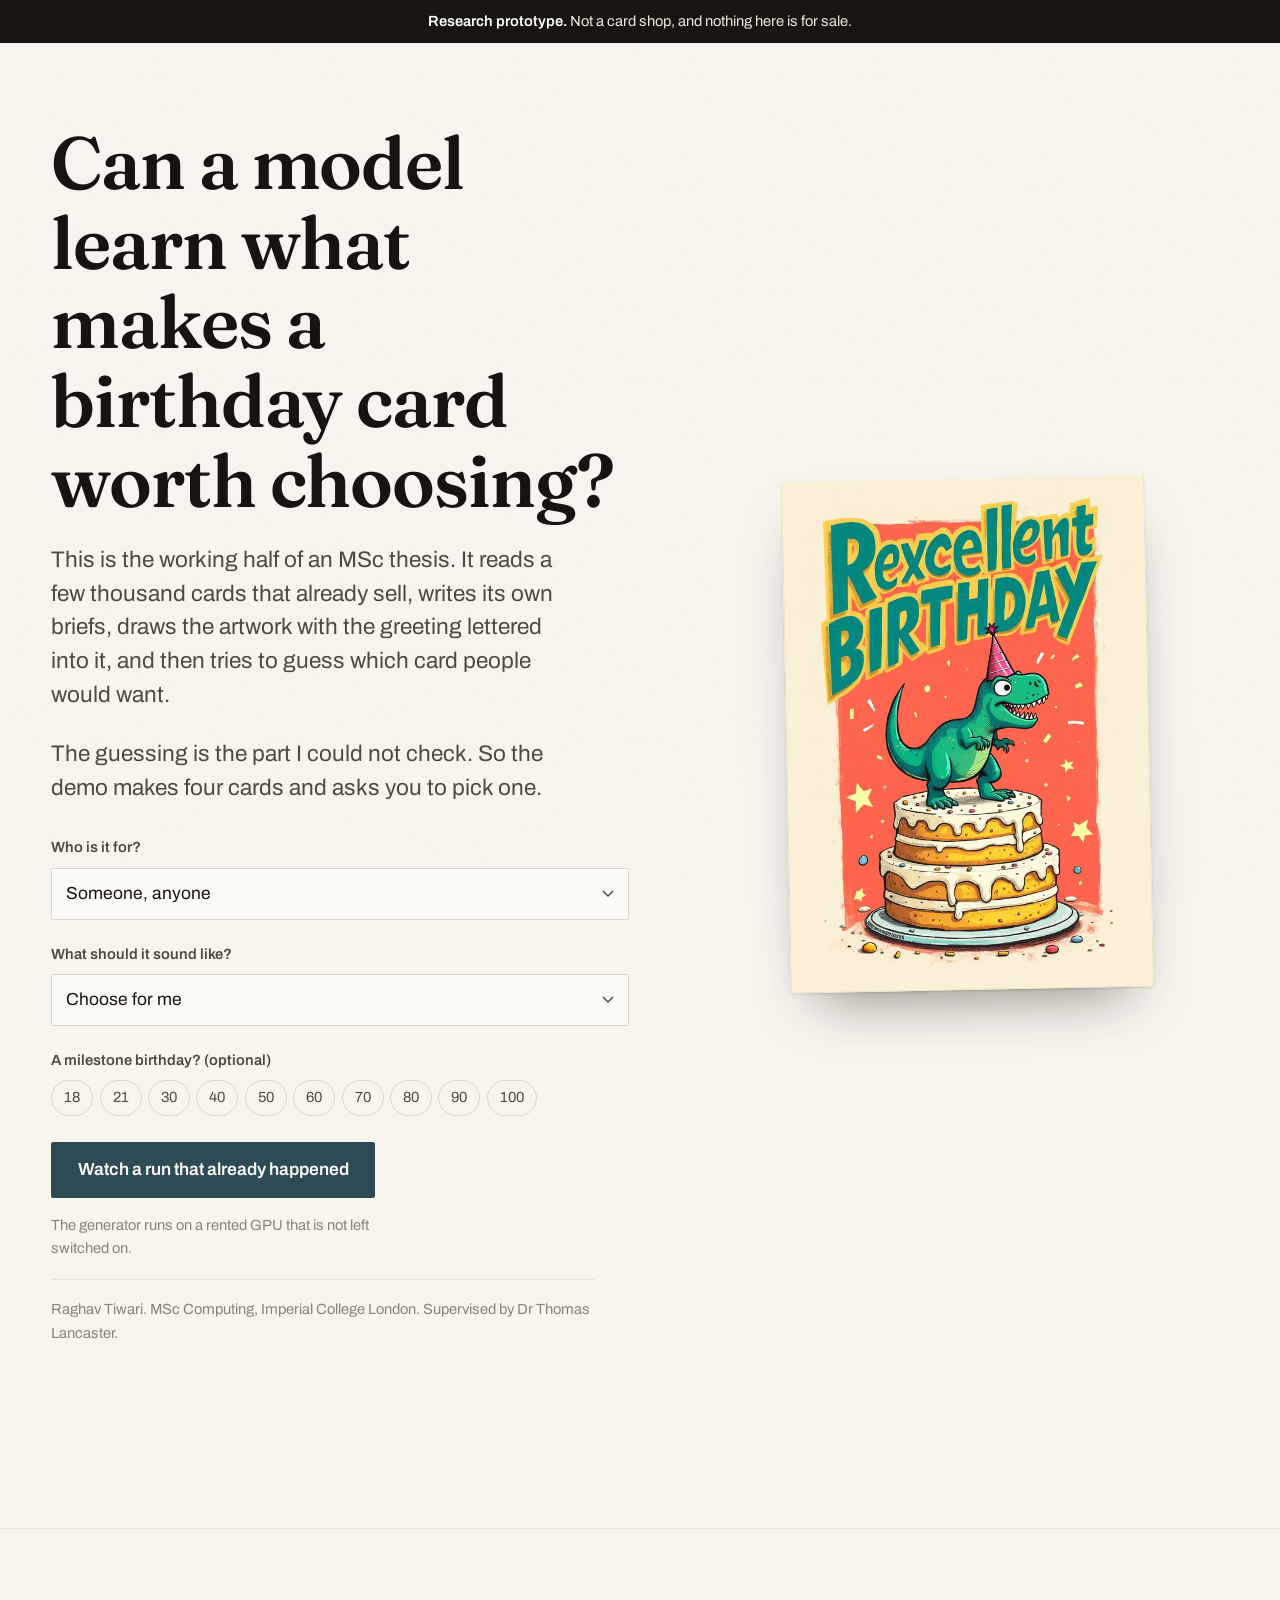
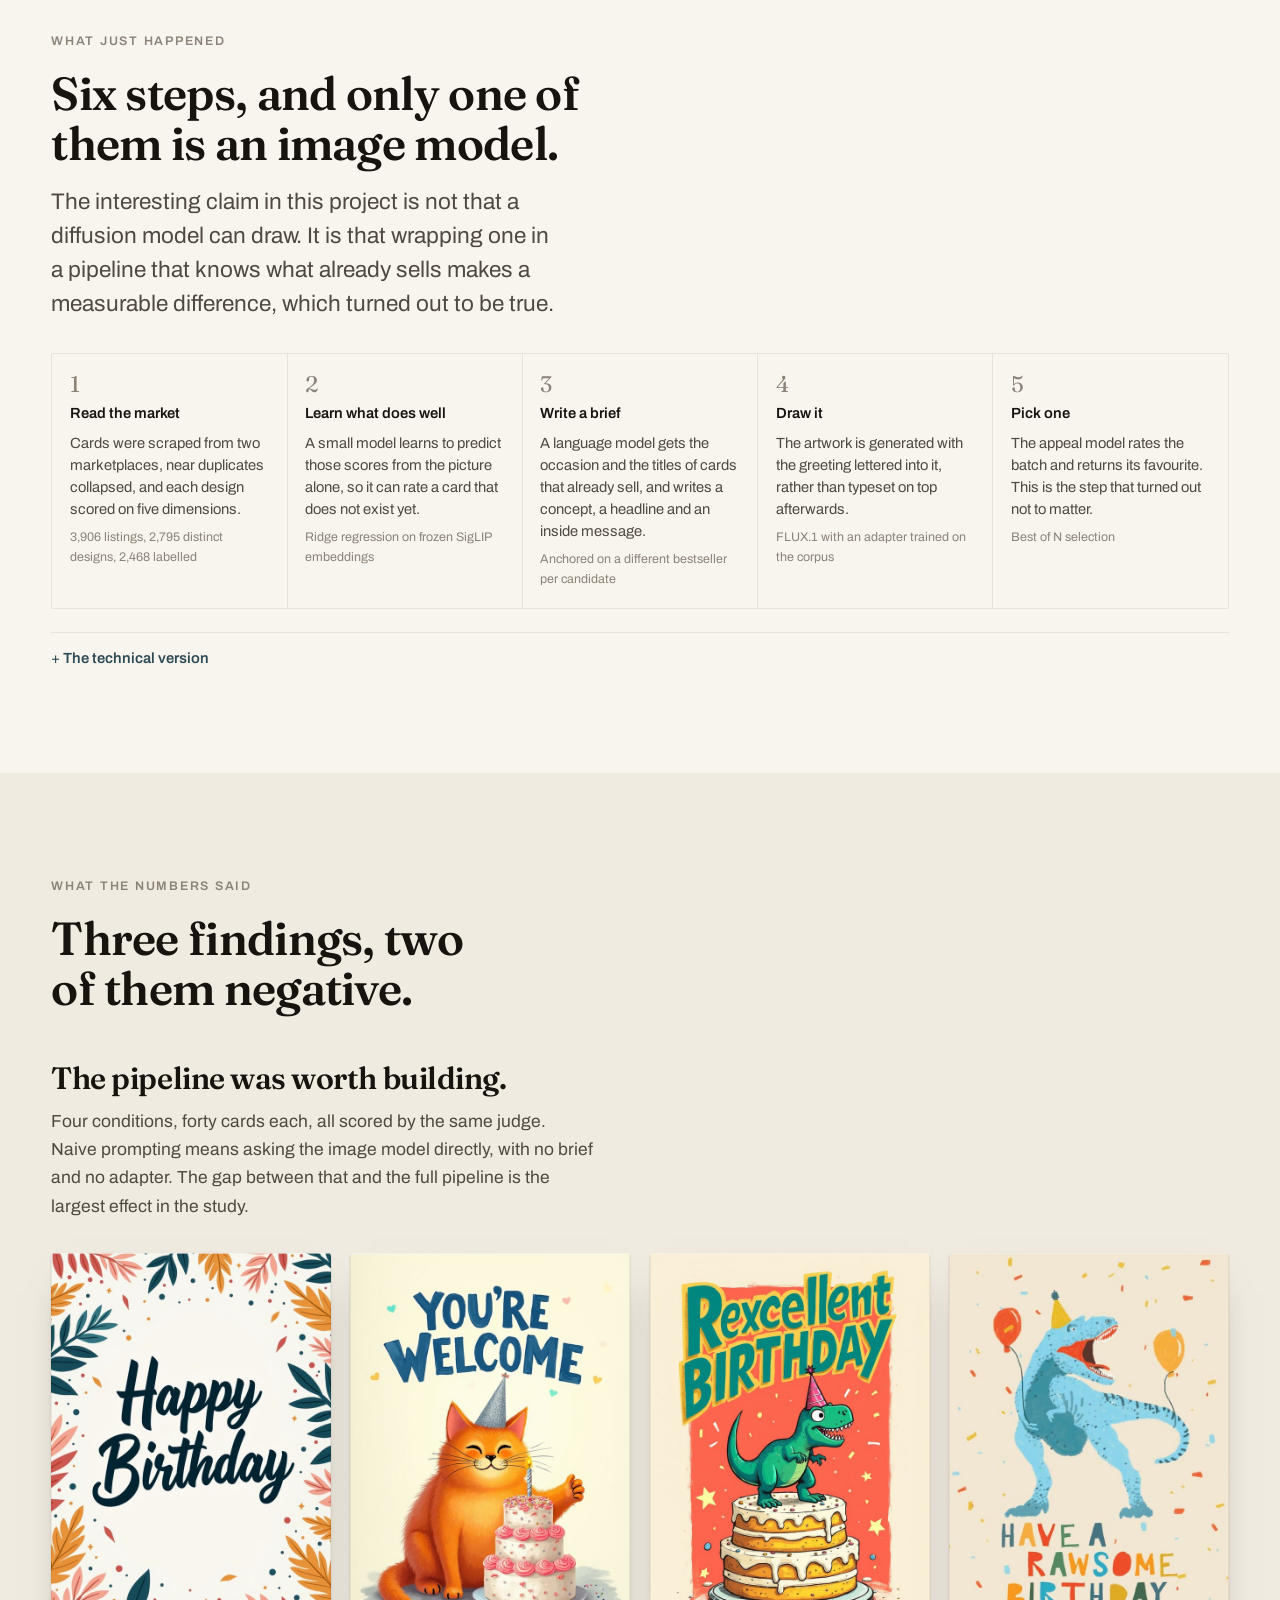
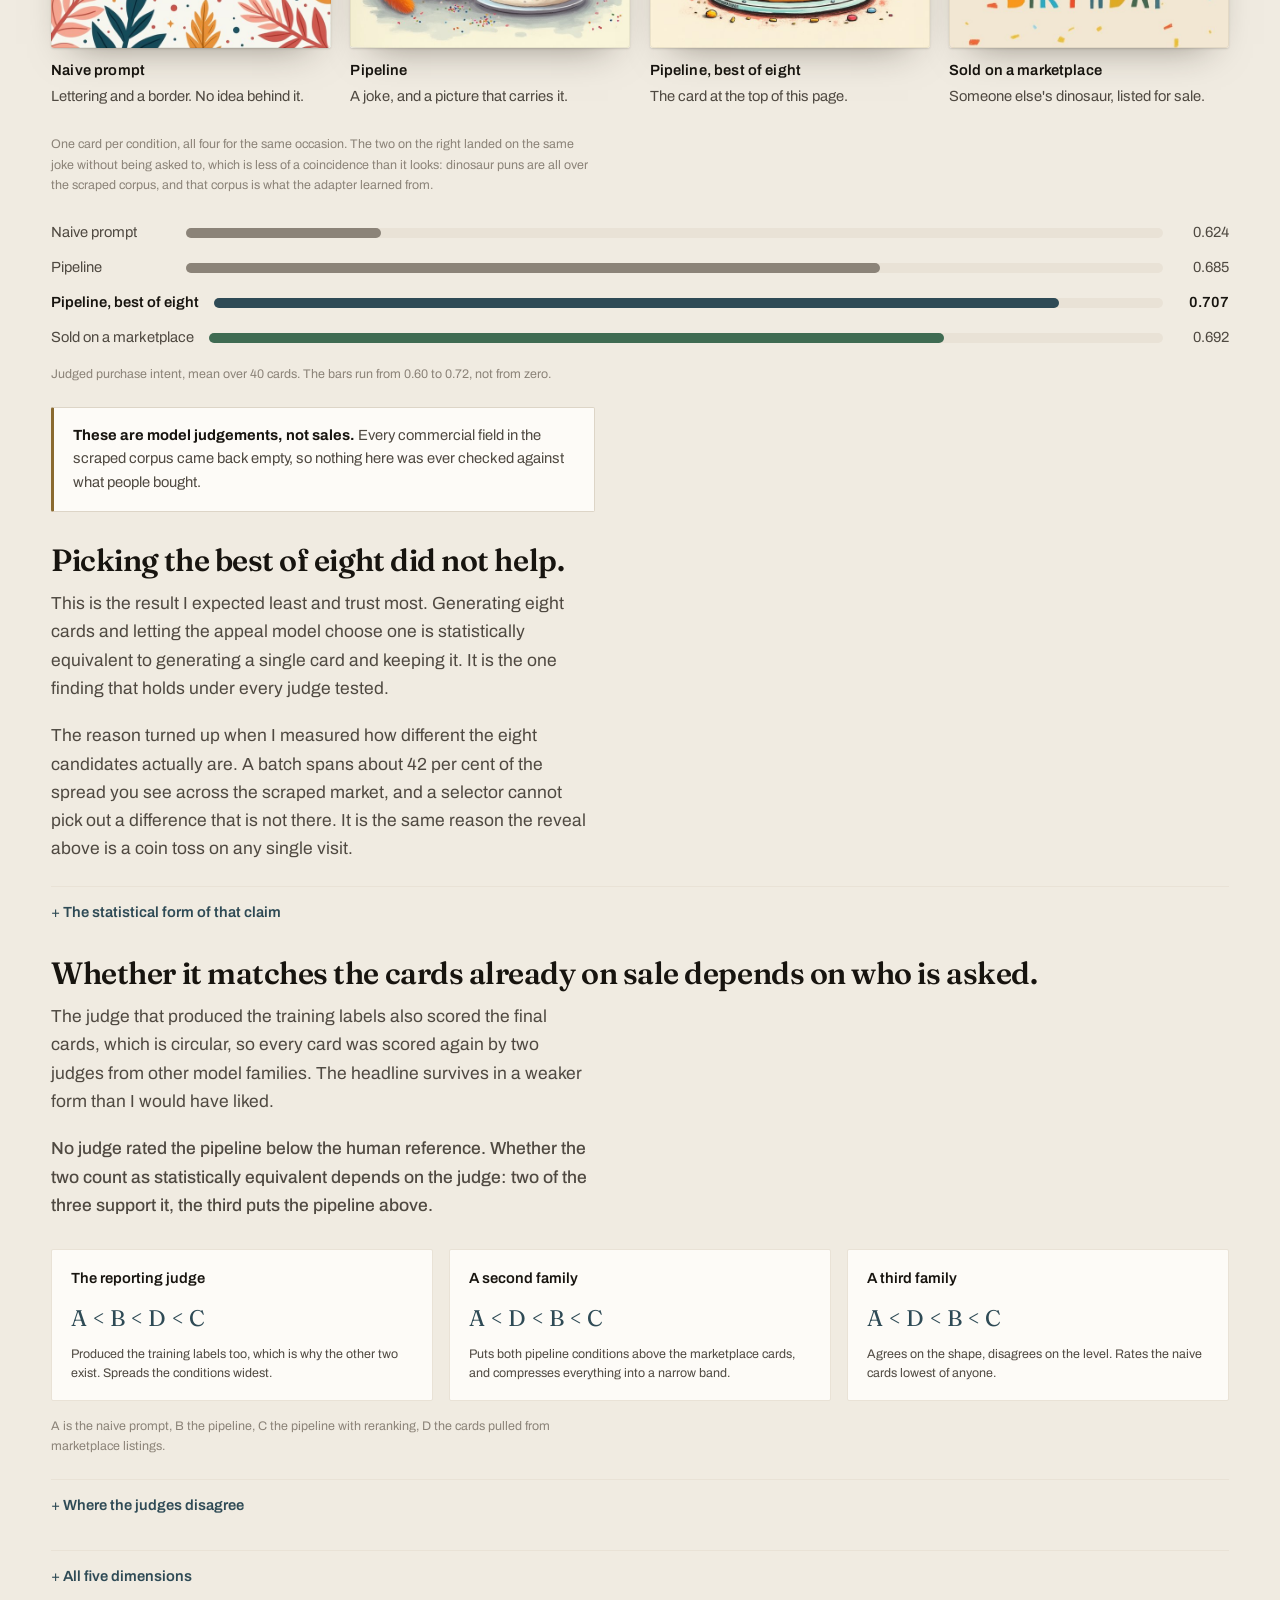
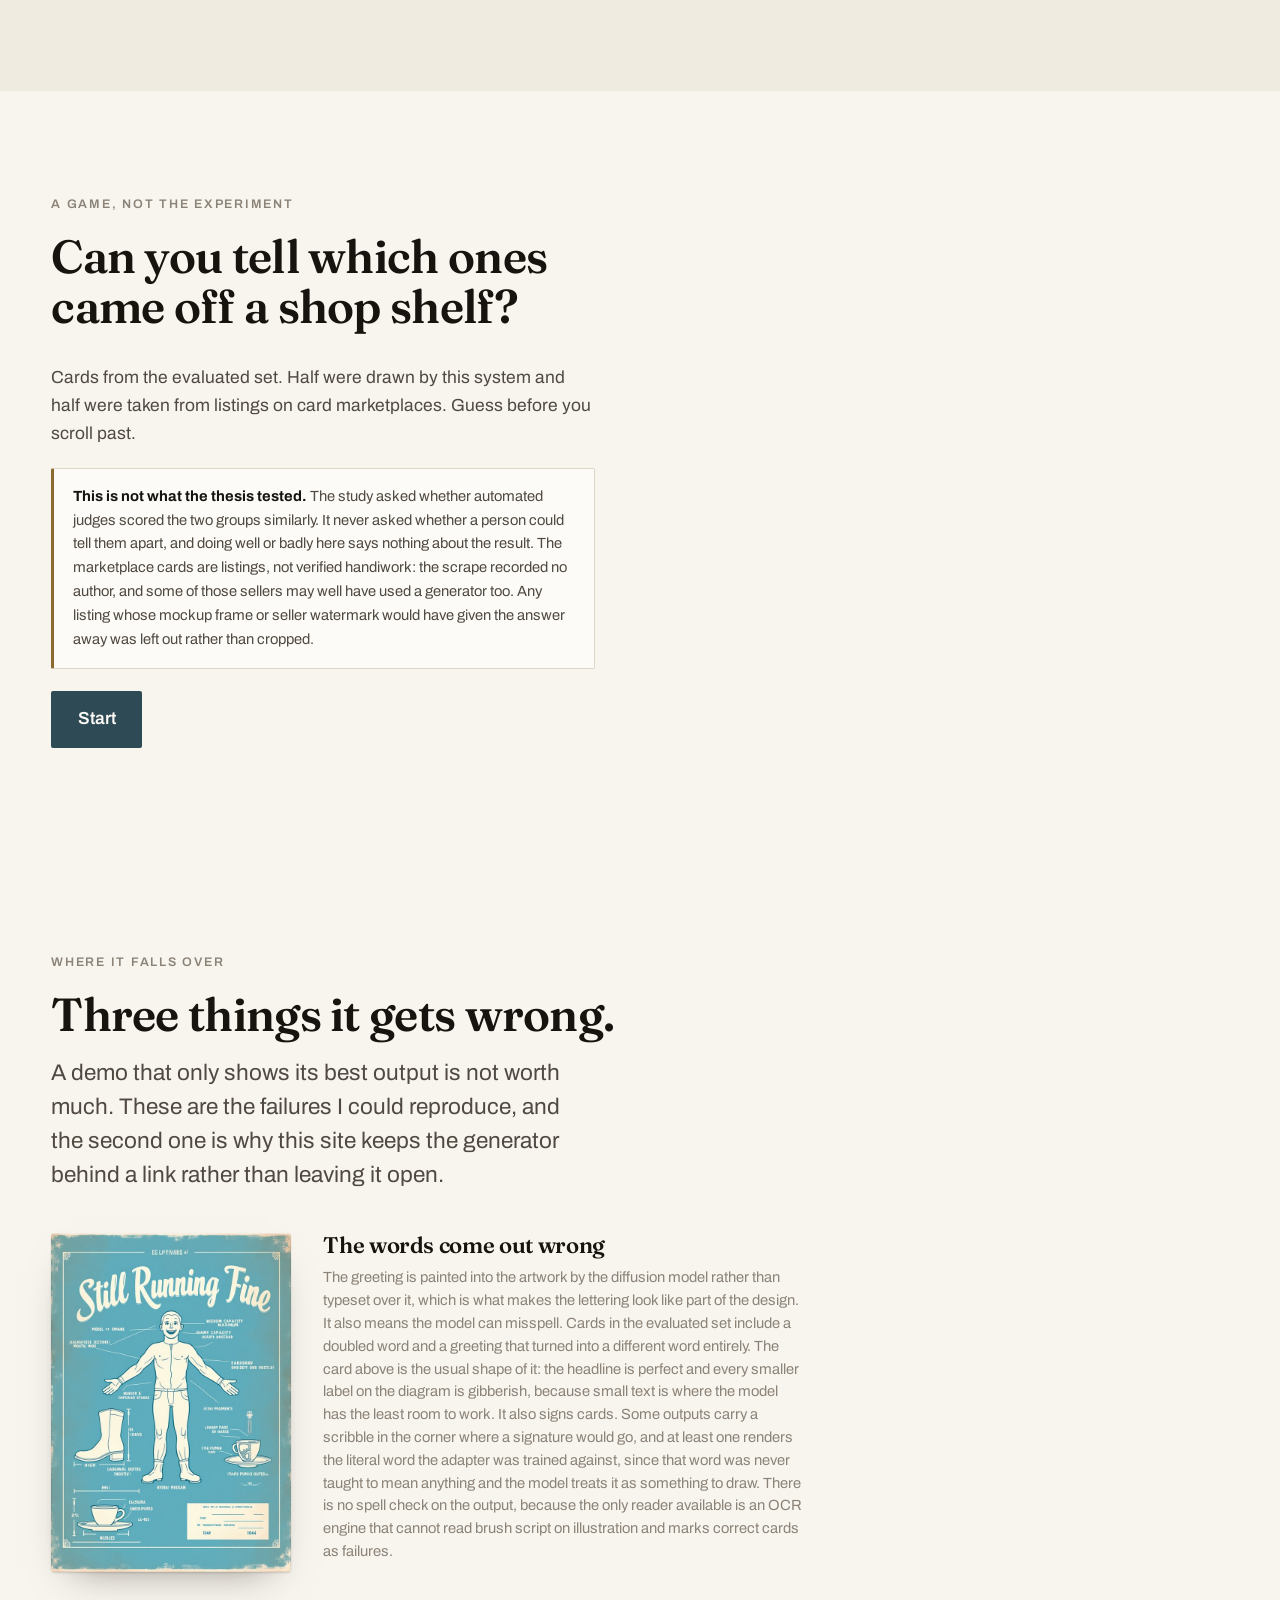
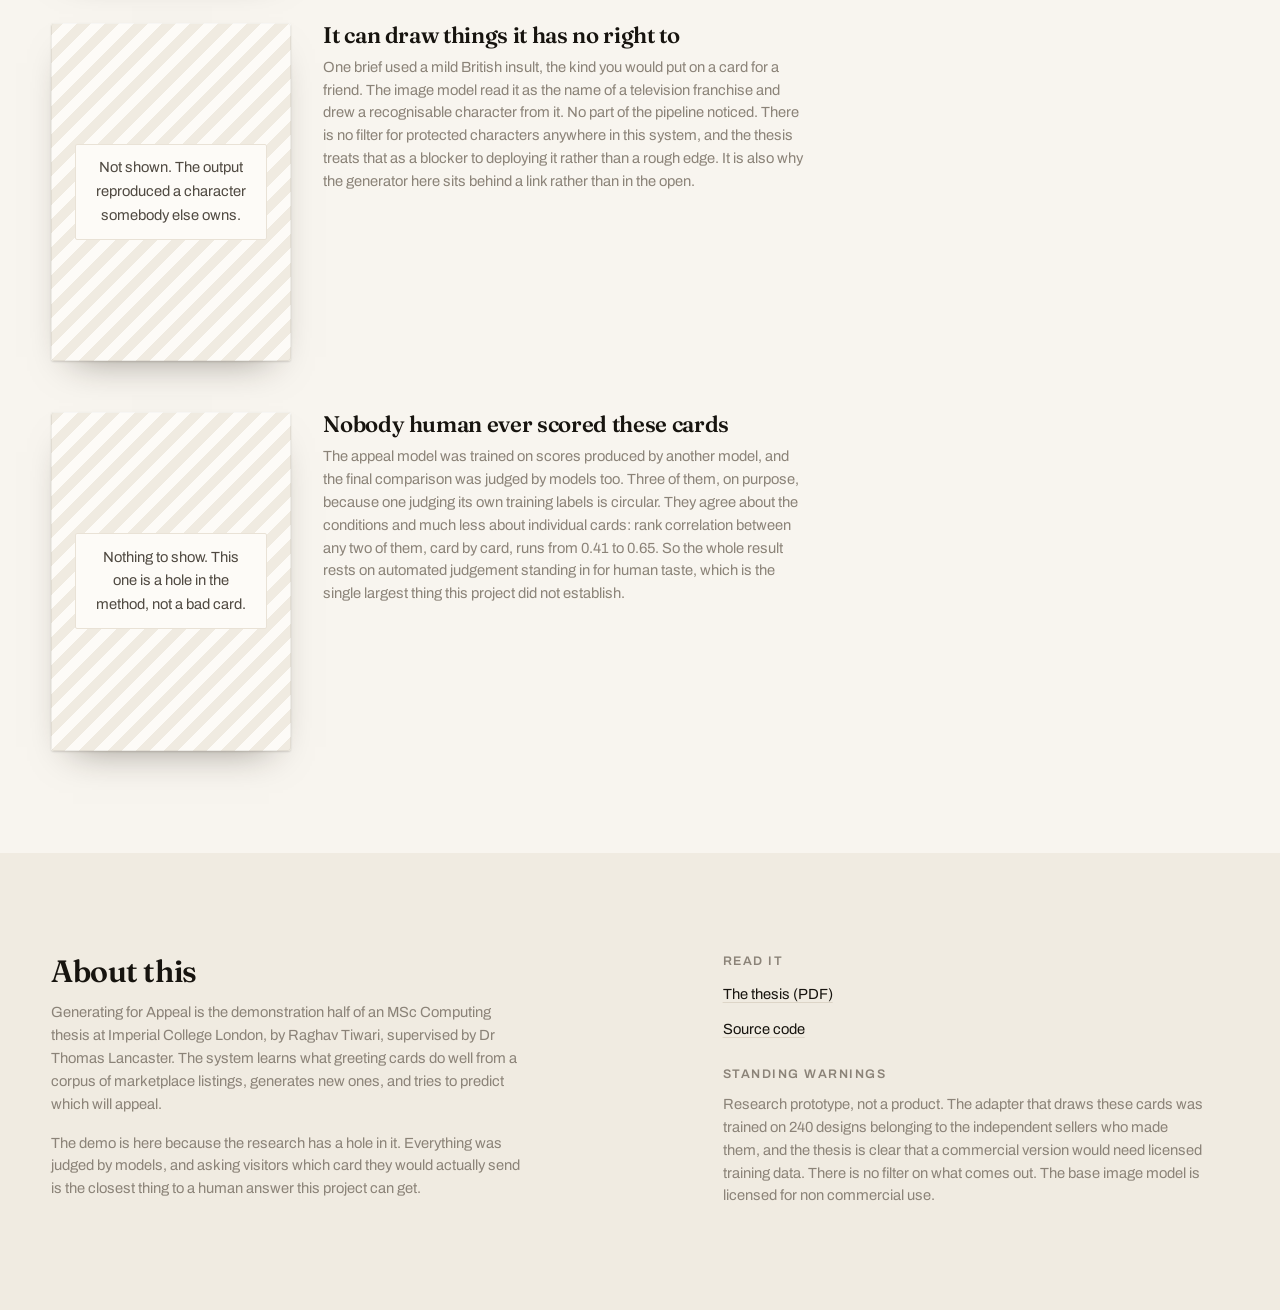
<file: site/index.html>
<!doctype html>
<html lang="en">
<head>
<meta charset="utf-8">
<meta name="viewport" content="width=device-width, initial-scale=1">
<title>Generating for Appeal</title>
<meta name="description" content="Can a model learn what makes a birthday card worth choosing? A research demo from an MSc thesis at Imperial College London.">

<link rel="icon" href="favicon.svg" type="image/svg+xml">
<link rel="alternate icon" href="favicon.ico">
<link rel="apple-touch-icon" href="apple-touch-icon.png">

<!-- What a shared link looks like. The image is generated from the hero card
     by scripts/make_site_icons.py, so it changes when that card does. -->
<meta property="og:type" content="website">
<meta property="og:site_name" content="Generating for Appeal">
<meta property="og:title" content="Can a model learn what makes a birthday card worth choosing?">
<meta property="og:description" content="A card generator built for an MSc thesis, with the research it came from underneath it. Pick a card, then see how the appeal model ranked it.">
<meta property="og:url" content="https://generating-for-appeal-production.up.railway.app/">
<meta property="og:image" content="https://generating-for-appeal-production.up.railway.app/og.jpg">
<meta property="og:image:width" content="1200">
<meta property="og:image:height" content="630">
<meta property="og:image:alt" content="The question this thesis asks, beside a generated birthday card of a dinosaur on a cake.">
<meta name="twitter:card" content="summary_large_image">
<meta name="twitter:title" content="Can a model learn what makes a birthday card worth choosing?">
<meta name="twitter:description" content="A card generator built for an MSc thesis, with the research it came from underneath it.">
<meta name="twitter:image" content="https://generating-for-appeal-production.up.railway.app/og.jpg">

<link rel="preconnect" href="https://fonts.googleapis.com">
<link rel="preconnect" href="https://fonts.gstatic.com" crossorigin>
<link href="https://fonts.googleapis.com/css2?family=Fraunces:opsz,wght@9..144,400;9..144,600&family=Archivo:wght@400;500;600&display=swap" rel="stylesheet">
<link rel="stylesheet" href="css/site.css">

<script src="js/config.js"></script>
<script src="js/app.js"></script>
<script src="js/vendor/alpine-3.14.1.min.js" defer></script>
</head>

<body>

<!-- Stated once, at the top, because the thesis is clear that this system is
     not fit to be a product: the adapter is trained on designs belonging to
     the sellers who made them, and nothing filters what comes out. -->
<div class="prototype-banner">
  <strong>Research prototype.</strong>
  Not a card shop, and nothing here is for sale.
</div>

<main>

<section class="hero shell" x-data="heroLoop" x-cloak>
  <div class="hero__grid">

    <!-- ------------------------------------------------------ left column -->
    <div class="hero__stage">

      <!-- intro ------------------------------------------------------- -->
      <div x-show="phase === 'intro'" class="stack">
        <h1 class="hero__question">Can a model learn what makes a birthday card worth choosing?</h1>

        <p class="lede">
          This is the working half of an MSc thesis. It reads a few thousand
          cards that already sell, writes its own briefs, draws the artwork
          with the greeting lettered into it, and then tries to guess which
          card people would want.
        </p>

        <p class="lede">
          The guessing is the part I could not check. So the demo makes four
          cards and asks you to pick one.
        </p>

        <div class="stack stack--tight" style="margin-top:2rem">
          <label class="field">
            <span class="label">Who is it for?</span>
            <select class="select" x-model="form.relationship">
              <template x-for="r in recipients" :key="r.value">
                <option :value="r.value" x-text="r.label"></option>
              </template>
            </select>
          </label>

          <label class="field">
            <span class="label">What should it sound like?</span>
            <select class="select" x-model="form.tone">
              <template x-for="t in tones" :key="t.value">
                <option :value="t.value" x-text="t.label"></option>
              </template>
            </select>
          </label>

          <div class="field">
            <span class="label">A milestone birthday? (optional)</span>
            <div class="chips">
              <template x-for="age in milestones" :key="age">
                <button type="button" class="chip"
                        :aria-pressed="form.age === age"
                        @click="pickAge(age)"
                        x-text="age"></button>
              </template>
            </div>
          </div>
        </div>

        <div style="margin-top:1.6rem;display:flex;align-items:center;gap:1rem;flex-wrap:wrap">
          <button class="btn btn--primary" @click="begin()" x-text="ctaLabel"></button>
          <span class="note" x-show="$store.backend.state === 'down'" style="max-width:22rem">
            The generator runs on a rented GPU that is not left switched on.
          </span>
        </div>

        <p class="notice" x-show="error" x-text="error" style="margin-top:1.4rem"></p>

        <p class="byline">
          Raghav Tiwari. MSc Computing, Imperial College London.
          Supervised by Dr Thomas Lancaster.
        </p>
      </div>

      <!-- generating -------------------------------------------------- -->
      <div x-show="phase === 'generating'" class="stack">
        <p class="eyebrow" x-text="replaying ? 'Replaying a saved run' : 'Working'"></p>
        <h2 style="font-size:var(--step-3);margin-bottom:1.6rem">
          Four briefs, four cards.
        </h2>

        <ul class="stages">
          <template x-for="s in stages" :key="s.key">
            <li class="stage" :data-state="s.state">
              <span class="stage__mark" x-text="s.state === 'done' ? '✓' : ''"></span>
              <span>
                <span class="stage__name" x-text="s.name"></span><br>
                <span class="stage__detail" x-text="s.detail"></span>
              </span>
            </li>
          </template>
        </ul>

        <p class="note" style="margin-top:1.4rem">
          <span x-show="!replaying">
            About a minute. Each card is a language model writing a brief, then
            a diffusion model drawing it.
          </span>
          <span x-show="replaying">
            This is a run I captured earlier, played back at roughly the pace
            the real thing takes.
          </span>
        </p>
      </div>

      <!-- choose ------------------------------------------------------ -->
      <div x-show="phase === 'choose'" class="stack">
        <p class="eyebrow">Your turn</p>
        <h2 style="font-size:var(--step-3);margin-bottom:1rem">
          Which one would you actually send?
        </h2>

        <p class="lede">
          The model has already ranked these four. You cannot see how, and
          neither can your browser: the ranking stays on the server until you
          have committed to one.
        </p>

        <p class="note" style="margin-top:1.2rem">
          Pick the card, then confirm. There is no right answer, which is
          rather the point.
        </p>

        <!-- Shown only when the backend says it is recording. The notice and
             the recording cannot disagree, because both read the same flag. -->
        <div class="notice notice--data" x-show="$store.backend.logging" style="margin-top:1.4rem">
          <strong>This choice is recorded.</strong>
          Anonymously: which card you picked, how the model had ranked it, and
          how long you took. No name, no address, nothing you typed.
        </div>

        <div style="margin-top:1.8rem;display:flex;gap:0.8rem;flex-wrap:wrap">
          <button class="btn btn--primary" :disabled="!selected" @click="commit()">
            This one
          </button>
          <button class="btn btn--quiet" @click="startOver()">Start again</button>
        </div>
      </div>

      <!-- reveal ------------------------------------------------------ -->
      <div x-show="phase === 'reveal' || phase === 'open'" class="stack">
        <p class="eyebrow">Chosen</p>

        <template x-if="ranking">
          <div>
            <h2 style="font-size:var(--step-3);margin-bottom:1rem">
              <span x-show="agreed">You and the model agreed.</span>
              <span x-show="!agreed">
                You picked the model's
                <span x-text="chosenRank === 2 ? 'second' : chosenRank === 3 ? 'third' : 'fourth'"></span>
                choice.
              </span>
            </h2>

            <ol class="ranking">
              <template x-for="row in rankedCards" :key="row.display_id">
                <li class="ranking__row" :data-mine="row.isChoice">
                  <span class="ranking__place" x-text="row.rank"></span>
                  <span class="ranking__body">
                    <span class="ranking__name" x-text="row.card ? row.card.headline : ''"></span>
                    <span class="ranking__bar" :style="`width:${barWidth(row)}%`"></span>
                  </span>
                  <span class="ranking__tag" x-show="row.isChoice">yours</span>
                </li>
              </template>
            </ol>

            <p class="note" style="margin-top:1rem">
              The bars are stretched to show the gaps. In real terms these four
              sit within a few hundredths of one another, which is the finding
              underneath this whole demo: a batch from one brief spans about
              42 per cent of the spread you see across the market, so there is
              not much for a ranker to work with. Agreeing or disagreeing once
              is close to a coin toss. It is the pattern across many visitors
              that would say something.
            </p>
          </div>
        </template>

        <template x-if="!ranking">
          <div>
            <h2 style="font-size:var(--step-3);margin-bottom:1rem">You picked this one.</h2>
            <p class="note">
              The model's ranking could not be fetched, so there is nothing to
              compare against this time.
            </p>
          </div>
        </template>

        <div style="margin-top:1.6rem;display:flex;gap:0.8rem;flex-wrap:wrap">
          <button class="btn btn--primary" @click="open()" x-show="phase === 'reveal'">
            Open the card
          </button>
          <button class="btn btn--primary" @click="downloadFront()" x-show="phase === 'open'">
            Download it
          </button>
          <button class="btn btn--quiet" @click="startOver()">Make another</button>
        </div>

        <details class="disclose" x-show="chosenCard && chosenCard.brief">
          <summary>How this card was written</summary>
          <template x-if="chosenCard && chosenCard.brief">
            <dl class="brief">
              <div class="brief__row">
                <dt>Concept</dt>
                <dd x-text="chosenCard.brief.concept"></dd>
              </div>
              <div class="brief__row">
                <dt>Register</dt>
                <dd x-text="chosenCard.brief.tone"></dd>
              </div>
              <div class="brief__row" x-show="chosenCard.brief.style_tags">
                <dt>Styling</dt>
                <dd x-text="(chosenCard.brief.style_tags || []).join(', ')"></dd>
              </div>
              <div class="brief__row" x-show="chosenCard.brief.visual_prompt">
                <dt>Sent to the image model</dt>
                <dd x-text="chosenCard.brief.visual_prompt"></dd>
              </div>
            </dl>
          </template>
          <p class="note">
            A language model wrote this from the occasion plus a list of cards
            that already score well. The words on the front were then painted
            into the artwork rather than laid over it.
          </p>
        </details>
      </div>

    </div>

    <!-- ----------------------------------------------------- right column -->
    <div class="hero__stage">

      <!-- One card, large, while the form is being filled in. -->
      <div x-show="phase === 'intro' || phase === 'generating'">
        <div class="card card--hero">
          <img src="assets/cards/hero/hero-01-640.jpg"
               srcset="assets/cards/hero/hero-01-640.jpg 640w,
                       assets/cards/hero/hero-01-1240.jpg 1240w"
               sizes="(max-width: 46rem) 70vw, 24rem"
               alt="A birthday card reading Rexcellent Birthday, with a dinosaur leaning over a cake"
               width="640" height="902">
        </div>
      </div>

      <!-- The slate. -->
      <div x-show="phase === 'choose'" class="choose__grid">
        <template x-for="(card, i) in cards" :key="card.display_id">
          <button type="button" class="pick"
                  :aria-pressed="selected === card.display_id"
                  @click="select(card)">
            <span class="card">
              <img :src="card.image_data_url" :alt="'Card reading ' + card.headline" loading="lazy">
            </span>
            <span class="pick__caption" x-text="card.headline"></span>
          </button>
        </template>
      </div>

      <!-- The chosen card, closed, then opened to its inside. -->
      <div x-show="phase === 'reveal' || phase === 'open'" class="spread"
           :data-open="phase === 'open'">
        <div class="card spread__front">
          <img x-show="chosenCard" :src="chosenCard && chosenCard.image_data_url"
               :alt="chosenCard ? 'Card reading ' + chosenCard.headline : ''">
        </div>

        <div class="card spread__inside" x-show="phase === 'open'">
          <label class="visually-hidden" for="inside">Inside message</label>
          <textarea id="inside" class="inside__text" x-model="editedMessage"
                    @change="messageEdited()"
                    rows="6"></textarea>
          <p class="inside__hint">The inside is written after the front. Edit it if it is not right.</p>
        </div>
      </div>

    </div>
  </div>
</section>

<hr class="rule">

<!-- ==================================================== what just happened -->
<section class="band shell">
  <p class="eyebrow">What just happened</p>
  <h2 style="font-size:var(--step-3);max-width:22ch">
    Six steps, and only one of them is an image model.
  </h2>
  <p class="lede" style="margin-top:1rem">
    The interesting claim in this project is not that a diffusion model can
    draw. It is that wrapping one in a pipeline that knows what already sells
    makes a measurable difference, which turned out to be true.
  </p>

  <ol class="pipeline">
    <li class="pipeline__step">
      <span class="pipeline__n">1</span>
      <span class="pipeline__name">Read the market</span>
      <span class="pipeline__what">
        Cards were scraped from two marketplaces, near duplicates collapsed,
        and each design scored on five dimensions.
      </span>
      <span class="pipeline__tech">3,906 listings, 2,795 distinct designs, 2,468 labelled</span>
    </li>
    <li class="pipeline__step">
      <span class="pipeline__n">2</span>
      <span class="pipeline__name">Learn what does well</span>
      <span class="pipeline__what">
        A small model learns to predict those scores from the picture alone,
        so it can rate a card that does not exist yet.
      </span>
      <span class="pipeline__tech">Ridge regression on frozen SigLIP embeddings</span>
    </li>
    <li class="pipeline__step">
      <span class="pipeline__n">3</span>
      <span class="pipeline__name">Write a brief</span>
      <span class="pipeline__what">
        A language model gets the occasion and the titles of cards that
        already sell, and writes a concept, a headline and an inside message.
      </span>
      <span class="pipeline__tech">Anchored on a different bestseller per candidate</span>
    </li>
    <li class="pipeline__step">
      <span class="pipeline__n">4</span>
      <span class="pipeline__name">Draw it</span>
      <span class="pipeline__what">
        The artwork is generated with the greeting lettered into it, rather
        than typeset on top afterwards.
      </span>
      <span class="pipeline__tech">FLUX.1 with an adapter trained on the corpus</span>
    </li>
    <li class="pipeline__step">
      <span class="pipeline__n">5</span>
      <span class="pipeline__name">Pick one</span>
      <span class="pipeline__what">
        The appeal model rates the batch and returns its favourite. This is
        the step that turned out not to matter.
      </span>
      <span class="pipeline__tech">Best of N selection</span>
    </li>
  </ol>

  <details class="disclose">
    <summary>The technical version</summary>
    <p class="note" style="max-width:var(--measure)">
      Listings are deduplicated by perceptual hash and by cosine similarity
      over frozen SigLIP embeddings, resolved with union find. Those same
      embeddings, cached in Postgres with pgvector, feed a per head ridge
      probe that predicts five judged dimensions. Briefs come from a language
      model prompted with k means clusters over the top scoring designs plus
      the thirty best titles for the occasion. Images are FLUX.1-dev with a
      rank 32 LoRA trained on 240 cards, 60 per subtype. The reranker scores
      candidates with the same frozen encoder the corpus was embedded with,
      which matters more than it sounds: embed the candidates differently from
      the training set and the only symptom is quietly worse selection.
    </p>
  </details>
</section>

<!-- ============================================================= findings -->
<section class="band band--sunk">
  <div class="shell">
    <p class="eyebrow">What the numbers said</p>
    <h2 style="font-size:var(--step-3);max-width:20ch">Three findings, two of them negative.</h2>

    <!-- Figures throughout this section come from
         artifacts/llm_system_eval/raw_ratings.csv and
         artifacts/judge_robustness/ratings_{anthropic_claude_sonnet_4_6,
         openai_gpt_4o}.csv, computed for the thesis. Do not edit without
         re-deriving them from those files. -->

    <div class="stack stack--loose" style="margin-top:3rem">

      <!-- finding 1 -->
      <div>
        <h3 style="font-size:var(--step-2);margin-bottom:0.8rem">The pipeline was worth building.</h3>
        <p style="color:var(--ink-soft)">
          Four conditions, forty cards each, all scored by the same judge.
          Naive prompting means asking the image model directly, with no brief
          and no adapter. The gap between that and the full pipeline is the
          largest effect in the study.
        </p>

        <ul class="exhibit">
          <li>
            <span class="card">
              <img src="assets/cards/examples/examples-01-640.jpg"
                   srcset="assets/cards/examples/examples-01-640.jpg 640w,
                           assets/cards/examples/examples-01-1240.jpg 1240w"
                   sizes="(max-width: 46rem) 44vw, 15rem"
                   alt="Happy Birthday in decorated script inside a floral border"
                   loading="lazy" width="640" height="902">
            </span>
            <span class="exhibit__label">Naive prompt</span>
            <span class="exhibit__note">Lettering and a border. No idea behind it.</span>
          </li>
          <li>
            <span class="card">
              <img src="assets/cards/examples/examples-02-640.jpg"
                   srcset="assets/cards/examples/examples-02-640.jpg 640w,
                           assets/cards/examples/examples-02-1240.jpg 1240w"
                   sizes="(max-width: 46rem) 44vw, 15rem"
                   alt="A cat beside a tiered cake, captioned You're Welcome"
                   loading="lazy" width="640" height="902">
            </span>
            <span class="exhibit__label">Pipeline</span>
            <span class="exhibit__note">A joke, and a picture that carries it.</span>
          </li>
          <li>
            <span class="card">
              <img src="assets/cards/examples/examples-03-640.jpg"
                   srcset="assets/cards/examples/examples-03-640.jpg 640w,
                           assets/cards/examples/examples-03-1240.jpg 1240w"
                   sizes="(max-width: 46rem) 44vw, 15rem"
                   alt="A dinosaur leaning over a cake, captioned Rexcellent Birthday"
                   loading="lazy" width="640" height="902">
            </span>
            <span class="exhibit__label">Pipeline, best of eight</span>
            <span class="exhibit__note">The card at the top of this page.</span>
          </li>
          <li>
            <span class="card">
              <img src="assets/cards/examples/examples-04-640.jpg"
                   alt="A blue dinosaur holding balloons, captioned Have a Rawsome Birthday"
                   loading="lazy" width="640" height="896">
            </span>
            <span class="exhibit__label">Sold on a marketplace</span>
            <span class="exhibit__note">Someone else's dinosaur, listed for sale.</span>
          </li>
        </ul>

        <p class="axis-note" style="margin-bottom:1.6rem">
          One card per condition, all four for the same occasion. The two on
          the right landed on the same joke without being asked to, which is
          less of a coincidence than it looks: dinosaur puns are all over the
          scraped corpus, and that corpus is what the adapter learned from.
        </p>

        <ul class="compare">
          <li class="compare__row">
            <span class="compare__label">Naive prompt</span>
            <span class="compare__track"><span class="compare__fill" style="width:20%"></span></span>
            <span class="compare__value">0.624</span>
          </li>
          <li class="compare__row">
            <span class="compare__label">Pipeline</span>
            <span class="compare__track"><span class="compare__fill" style="width:71%"></span></span>
            <span class="compare__value">0.685</span>
          </li>
          <li class="compare__row" data-mark="pipeline">
            <span class="compare__label">Pipeline, best of eight</span>
            <span class="compare__track"><span class="compare__fill" style="width:89%"></span></span>
            <span class="compare__value">0.707</span>
          </li>
          <li class="compare__row" data-mark="human">
            <span class="compare__label">Sold on a marketplace</span>
            <span class="compare__track"><span class="compare__fill" style="width:77%"></span></span>
            <span class="compare__value">0.692</span>
          </li>
        </ul>
        <p class="axis-note">
          Judged purchase intent, mean over 40 cards. The bars run from 0.60 to
          0.72, not from zero.
        </p>

        <div class="notice" style="margin-top:1.4rem">
          <strong>These are model judgements, not sales.</strong>
          Every commercial field in the scraped corpus came back empty, so
          nothing here was ever checked against what people bought.
        </div>
      </div>

      <!-- finding 2 -->
      <div>
        <h3 style="font-size:var(--step-2);margin-bottom:0.8rem">Picking the best of eight did not help.</h3>
        <p style="color:var(--ink-soft)">
          This is the result I expected least and trust most. Generating eight
          cards and letting the appeal model choose one is statistically
          equivalent to generating a single card and keeping it. It is the one
          finding that holds under every judge tested.
        </p>
        <p style="color:var(--ink-soft)">
          The reason turned up when I measured how different the eight
          candidates actually are. A batch spans about 42 per cent of the
          spread you see across the scraped market, and a selector cannot pick
          out a difference that is not there. It is the same reason the reveal
          above is a coin toss on any single visit.
        </p>

        <details class="disclose">
          <summary>The statistical form of that claim</summary>
          <p class="note" style="max-width:var(--measure)">
            Equivalence was tested rather than inferred from a null result,
            because failing to find a difference is not the same as showing
            there is none. Two one sided tests at a margin of 0.02 on the
            judge's scale, rank based to match the other contrasts. The
            location shift between one candidate and best of eight is 0.0054
            by the Hodges Lehmann estimate, well inside the margin. The margin
            itself is asserted, not derived: no study of card buying tells you
            what difference would matter commercially, so the thesis reports
            the verdict across a range of margins instead of defending one.
          </p>
        </details>
      </div>

      <!-- finding 3 -->
      <div>
        <h3 style="font-size:var(--step-2);margin-bottom:0.8rem">
          Whether it matches the cards already on sale depends on who is asked.
        </h3>
        <p style="color:var(--ink-soft)">
          The judge that produced the training labels also scored the final
          cards, which is circular, so every card was scored again by two
          judges from other model families. The headline survives in a weaker
          form than I would have liked.
        </p>
        <p style="color:var(--ink-soft);font-weight:500">
          No judge rated the pipeline below the human reference. Whether the
          two count as statistically equivalent depends on the judge: two of
          the three support it, the third puts the pipeline above.
        </p>

        <ul class="judges">
          <li class="judge">
            <span class="judge__name">The reporting judge</span>
            <span class="judge__order">A &lt; B &lt; D &lt; C</span>
            <span class="judge__note">
              Produced the training labels too, which is why the other two
              exist. Spreads the conditions widest.
            </span>
          </li>
          <li class="judge">
            <span class="judge__name">A second family</span>
            <span class="judge__order">A &lt; D &lt; B &lt; C</span>
            <span class="judge__note">
              Puts both pipeline conditions above the marketplace cards, and
              compresses everything into a narrow band.
            </span>
          </li>
          <li class="judge">
            <span class="judge__name">A third family</span>
            <span class="judge__order">A &lt; D &lt; B &lt; C</span>
            <span class="judge__note">
              Agrees on the shape, disagrees on the level. Rates the naive
              cards lowest of anyone.
            </span>
          </li>
        </ul>

        <p class="axis-note" style="margin-top:0.9rem">
          A is the naive prompt, B the pipeline, C the pipeline with
          reranking, D the cards pulled from marketplace listings.
        </p>

        <details class="disclose">
          <summary>Where the judges disagree</summary>
          <p class="note" style="max-width:var(--measure)">
            All three agree on the two things the study turns on: naive
            prompting is worst, reranking is not worth it. They agree far less
            about individual cards. Rank correlation between any two judges,
            card by card, runs from 0.41 to 0.65. So a single card's score is
            substantially a matter of which judge you asked, while the
            comparison between conditions is not. That is a normal pattern in
            evaluation work rather than a defect, but it does put a ceiling on
            how much any one number here deserves to be trusted.
          </p>
        </details>
      </div>

      <!-- full table -->
      <details class="disclose">
        <summary>All five dimensions</summary>
        <div class="table-scroll">
          <table class="data-table">
            <thead>
              <tr>
                <th scope="col">Dimension</th>
                <th scope="col">Naive</th>
                <th scope="col">Pipeline</th>
                <th scope="col">Best of 8</th>
                <th scope="col">Marketplace</th>
              </tr>
            </thead>
            <tbody>
              <tr><th scope="row">Purchase intent</th><td>0.624</td><td>0.685</td><td class="lead">0.707</td><td>0.692</td></tr>
              <tr><th scope="row">Occasion fit</th><td>0.761</td><td>0.761</td><td class="lead">0.842</td><td>0.817</td></tr>
              <tr><th scope="row">Aesthetic</th><td>0.672</td><td>0.700</td><td class="lead">0.753</td><td>0.589</td></tr>
              <tr><th scope="row">Emotional resonance</th><td>0.525</td><td>0.669</td><td class="lead">0.686</td><td>0.669</td></tr>
              <tr><th scope="row">Distinctiveness</th><td>0.397</td><td class="lead">0.592</td><td>0.586</td><td>0.506</td></tr>
            </tbody>
          </table>
        </div>
        <p class="note" style="margin-top:1rem">
          The aesthetic row is the one to be careful with. Roughly 70 per cent
          of the marketplace card images carry mockup framing and some
          carry seller watermarks, and the judge scores that furniture along
          with the design. Every image was capped at the same resolution before
          scoring so the generated cards had no size advantage, but the framing
          could not be normalised away. Read that row as a comparison of
          photographs, not of card designs.
        </p>
      </details>

    </div>
  </div>
</section>

<!-- ================================================================== quiz -->
<section class="band shell" x-data="quiz" x-cloak>
  <p class="eyebrow">A game, not the experiment</p>
  <h2 style="font-size:var(--step-3);max-width:20ch">Can you tell which ones came off a shop shelf?</h2>

  <div class="quiz">
    <div class="quiz__intro">
      <p style="color:var(--ink-soft)">
        Cards from the evaluated set. Half were drawn by this system and half
        were taken from listings on card marketplaces. Guess before you scroll
        past.
      </p>

      <div class="notice" style="margin-top:1.2rem">
        <strong>This is not what the thesis tested.</strong>
        The study asked whether automated judges scored the two groups
        similarly. It never asked whether a person could tell them apart, and
        doing well or badly here says nothing about the result. The marketplace
        cards are listings, not verified handiwork: the scrape recorded no
        author, and some of those sellers may well have used a generator too.
        Any listing whose mockup frame or seller watermark would have given the
        answer away was left out rather than cropped.
      </div>

      <template x-if="!ready && loaded">
        <p class="note" style="margin-top:1.4rem">
          The cards for this are still on the cluster. It goes live once the
          gallery has been exported.
        </p>
      </template>

      <template x-if="ready && !started">
        <button class="btn btn--primary" style="margin-top:1.4rem" @click="restart()">
          Start
        </button>
      </template>
    </div>

    <template x-if="ready && started && !finished">
      <div class="quiz__play">
        <div class="card quiz__card">
          <img :src="round.file" alt="A birthday card, source hidden until you guess">
        </div>

        <div class="quiz__controls">
          <p class="note" x-text="`Card ${index + 1} of ${rounds.length}. Score so far ${score}.`"></p>

          <div style="display:flex;gap:0.6rem;flex-wrap:wrap;margin-top:0.8rem" x-show="!answer">
            <button class="btn btn--quiet" @click="guess('human')">From a marketplace</button>
            <button class="btn btn--quiet" @click="guess('generated')">Made by this system</button>
          </div>

          <template x-if="answer">
            <div>
              <p class="quiz__verdict"
                 x-text="(answer === 'human') === isHuman ? 'Right.' : 'Wrong.'"
                 :data-right="(answer === 'human') === isHuman"></p>
              <p class="note" x-text="isHuman ? 'This one was listed for sale on a marketplace.' : 'Generated by this system.'"></p>
              <p class="note" x-show="round.note" x-text="round.note" style="margin-top:0.5rem"></p>
              <button class="btn btn--primary" style="margin-top:1rem" @click="next()">Next card</button>
            </div>
          </template>
        </div>
      </div>
    </template>

    <template x-if="ready && started && finished">
      <div class="quiz__play">
        <div>
          <h3 style="font-size:var(--step-2);margin-bottom:0.6rem">
            <span x-text="`${score} out of ${rounds.length}.`"></span>
          </h3>
          <p class="note">
            Whatever that number is, it is a party trick. What the thesis
            actually found is that three automated judges, scoring the same
            cards, all placed the generated ones somewhere between naive
            prompting and above the human reference, and disagreed with each
            other about individual cards more than they disagreed about the
            groups.
          </p>
          <button class="btn btn--quiet" style="margin-top:1rem" @click="restart()">Again</button>
        </div>
      </div>
    </template>
  </div>
</section>

<!-- ============================================================= failures -->
<section class="band shell">
  <p class="eyebrow">Where it falls over</p>
  <h2 style="font-size:var(--step-3);max-width:20ch">Three things it gets wrong.</h2>
  <p class="lede" style="margin-top:1rem">
    A demo that only shows its best output is not worth much. These are the
    failures I could reproduce, and the second one is why this site keeps
    the generator behind a link rather than leaving it open.
  </p>

  <div class="failures">

    <article class="failure">
      <div class="card">
        <img src="assets/cards/failures/failures-01-640.jpg"
             srcset="assets/cards/failures/failures-01-640.jpg 640w,
                     assets/cards/failures/failures-01-1240.jpg 1240w"
             sizes="(max-width: 46rem) 80vw, 20rem"
             alt="A card whose large headline reads correctly while every smaller label on it is nonsense"
             loading="lazy" width="640" height="902">
      </div>
      <div>
        <h3 class="failure__title">The words come out wrong</h3>
        <p class="note">
          The greeting is painted into the artwork by the diffusion model
          rather than typeset over it, which is what makes the lettering look
          like part of the design. It also means the model can misspell. Cards
          in the evaluated set include a doubled word and a greeting that
          turned into a different word entirely. The card above is the usual
          shape of it: the headline is perfect and every smaller label on the
          diagram is gibberish, because small text is where the model has the
          least room to work. It also signs cards. Some outputs carry a
          scribble in the corner where a signature would go, and at least one
          renders the literal word the adapter was trained against, since that
          word was never taught to mean anything and the model treats it as
          something to draw. There is no spell check on the output, because
          the only reader available is an OCR engine that cannot read brush
          script on illustration and marks correct cards as failures.
        </p>
      </div>
    </article>

    <article class="failure">
      <div class="card card--placeholder">
        <span>Not shown. The output reproduced a character somebody else owns.</span>
      </div>
      <div>
        <h3 class="failure__title">It can draw things it has no right to</h3>
        <p class="note">
          One brief used a mild British insult, the kind you would put on a
          card for a friend. The image model read it as the name of a
          television franchise and drew a recognisable character from it. No
          part of the pipeline noticed. There is no filter for protected
          characters anywhere in this system, and the thesis treats that as a
          blocker to deploying it rather than a rough edge. It is also why the
          generator here sits behind a link rather than in the open.
        </p>
      </div>
    </article>

    <article class="failure">
      <div class="card card--placeholder">
        <span>Nothing to show. This one is a hole in the method, not a bad card.</span>
      </div>
      <div>
        <h3 class="failure__title">Nobody human ever scored these cards</h3>
        <p class="note">
          The appeal model was trained on scores produced by another model,
          and the final comparison was judged by models too. Three of them, on
          purpose, because one judging its own training labels is circular.
          They agree about the conditions and much less about individual
          cards: rank correlation between any two of them, card by card, runs
          from 0.41 to 0.65. So the whole result rests on automated judgement
          standing in for human taste, which is the single largest thing this
          project did not establish.
        </p>
      </div>
    </article>

  </div>
</section>

</main>

<footer class="band band--sunk">
  <div class="shell">
    <div class="footer__grid">
      <div>
        <h2 style="font-size:var(--step-2);margin-bottom:0.8rem">About this</h2>
        <p class="note">
          Generating for Appeal is the demonstration half of an MSc Computing
          thesis at Imperial College London, by Raghav Tiwari, supervised by
          Dr Thomas Lancaster. The system learns what greeting cards do well
          from a corpus of marketplace listings, generates new ones, and tries
          to predict which will appeal.
        </p>
        <p class="note" style="margin-top:1rem">
          The demo is here because the research has a hole in it. Everything
          was judged by models, and asking visitors which card they would
          actually send is the closest thing to a human answer this project
          can get.
        </p>
      </div>

      <div>
        <h3 class="footer__head">Read it</h3>
        <ul class="footer__links">
          <!-- The thesis PDF still has nowhere to live. The repository is
               private, so that link 404s for anyone who is not signed in as
               its owner. -->
          <li><a href="#">The thesis (PDF)</a></li>
          <li><a href="https://github.com/RaghavTiwari04/generating-for-appeal-thesis"
                 rel="noopener">Source code</a></li>
        </ul>

        <p class="note" x-data="buildStamp" x-show="commit" style="margin-top:0.9rem">
          Deployed from commit <span x-text="commit"></span>.
        </p>

        <h3 class="footer__head" style="margin-top:1.6rem">Standing warnings</h3>
        <p class="note">
          Research prototype, not a product. The adapter that draws these
          cards was trained on 240 designs belonging to the independent
          sellers who made them, and the thesis is clear that a commercial
          version would need licensed training data. There is no filter on
          what comes out. The base image model is licensed for
          non commercial use.
        </p>
      </div>
    </div>
  </div>
</footer>

</body>
</html>
</file>
<file: site/css/site.css>
/* Generating for Appeal
   ---------------------
   The subject is graphic design, so the site has to survive being looked at
   by people who notice these things. Two rules follow from that.

   The cards carry the colour. Everything structural here is paper, ink and
   one slate accent, which keeps a wall of generated artwork from fighting a
   coloured interface.

   Depth is physical, not decorative. Cards sit on the page the way printed
   things sit on a desk: a tight contact shadow, a wider soft one, a hairline
   edge where the stock catches light. No glow, no gradient meshes.

   Committed to a single light theme on purpose. This is a page about printed
   paper; inverting it to dark would be a different object. color-scheme is
   declared so form controls follow rather than rendering in a dark UA style.
*/

:root {
  color-scheme: light;

  --paper: #f8f5ef;
  --paper-raised: #fdfbf7;
  --paper-sunk: #f0ebe1;
  --ink: #17140f;
  --ink-soft: #4f4941;
  --ink-faint: #8b8378;
  --rule: #ddd5c7;
  --rule-soft: #e9e2d6;

  /* One accent, used for emphasis and interactive state and nothing else. */
  --accent: #2e4a55;
  --accent-bright: #3d6070;
  --accent-wash: #e6ecee;

  --good: #3f6b52;
  --warn: #8a6a2f;

  --shadow-contact: 0 1px 2px rgba(35, 28, 18, 0.16);
  --shadow-lift: 0 18px 38px -22px rgba(35, 28, 18, 0.5);
  --shadow-raise: 0 30px 60px -28px rgba(35, 28, 18, 0.55);

  --step--2: clamp(0.72rem, 0.7rem + 0.1vw, 0.78rem);
  --step--1: clamp(0.84rem, 0.81rem + 0.14vw, 0.92rem);
  --step-0: clamp(1rem, 0.97rem + 0.16vw, 1.09rem);
  --step-1: clamp(1.2rem, 1.13rem + 0.35vw, 1.44rem);
  --step-2: clamp(1.5rem, 1.35rem + 0.72vw, 2rem);
  --step-3: clamp(2rem, 1.7rem + 1.5vw, 3.1rem);
  --step-4: clamp(2.6rem, 1.9rem + 3.4vw, 4.6rem);

  --measure: 34rem;
  --gutter: clamp(1.25rem, 4vw, 3.5rem);
  --rhythm: clamp(3.5rem, 8vw, 7rem);

  --serif: "Fraunces", "Iowan Old Style", Georgia, serif;
  --sans: "Archivo", "Helvetica Neue", Arial, sans-serif;
}

*,
*::before,
*::after { box-sizing: border-box; }

html { -webkit-text-size-adjust: 100%; }

body {
  margin: 0;
  background: var(--paper);
  color: var(--ink);
  font-family: var(--sans);
  font-size: var(--step-0);
  line-height: 1.62;
  font-synthesis-weight: none;
  -webkit-font-smoothing: antialiased;
}

/* Paper grain. Generated rather than shipped as an image: one filter beats a
   tiling PNG for weight, and it stays crisp at any density. Very low opacity,
   the point is that you should not consciously see it. */
body::before {
  content: "";
  position: fixed;
  inset: 0;
  z-index: 0;
  pointer-events: none;
  opacity: 0.4;
  background-image: url("data:image/svg+xml,%3Csvg xmlns='http://www.w3.org/2000/svg' width='180' height='180'%3E%3Cfilter id='g'%3E%3CfeTurbulence type='fractalNoise' baseFrequency='0.9' numOctaves='3' stitchTiles='stitch'/%3E%3CfeColorMatrix type='saturate' values='0'/%3E%3C/filter%3E%3Crect width='180' height='180' filter='url(%23g)' opacity='0.055'/%3E%3C/svg%3E");
}

main, header, footer { position: relative; z-index: 1; }

h1, h2, h3, h4 {
  font-family: var(--serif);
  font-weight: 600;
  font-variation-settings: "SOFT" 0, "WONK" 0, "opsz" 40;
  line-height: 1.08;
  text-wrap: balance;
  margin: 0;
  letter-spacing: -0.015em;
}

p { margin: 0 0 1.1em; max-width: var(--measure); }
p:last-child { margin-bottom: 0; }

a {
  color: inherit;
  text-decoration-color: var(--rule);
  text-underline-offset: 0.18em;
  text-decoration-thickness: 1px;
  transition: text-decoration-color 140ms ease;
}
a:hover { text-decoration-color: var(--accent); }

:focus-visible {
  outline: 2px solid var(--accent);
  outline-offset: 3px;
  border-radius: 2px;
}

img { max-width: 100%; display: block; }

/* ---------------------------------------------------------------- layout */

.shell {
  width: min(76rem, 100% - var(--gutter) * 2);
  margin-inline: auto;
}

.shell--narrow { width: min(48rem, 100% - var(--gutter) * 2); }

.band { padding-block: var(--rhythm); }
.band--sunk { background: var(--paper-sunk); }
.band--sunk + .band--sunk { padding-top: 0; }

.eyebrow {
  font-size: var(--step--2);
  letter-spacing: 0.14em;
  text-transform: uppercase;
  color: var(--ink-faint);
  font-weight: 600;
  margin: 0 0 1.1rem;
}

.lede {
  font-size: var(--step-1);
  line-height: 1.5;
  color: var(--ink-soft);
  max-width: 32rem;
}

.note {
  font-size: var(--step--1);
  color: var(--ink-faint);
  line-height: 1.55;
  max-width: 30rem;
}

.rule {
  border: 0;
  border-top: 1px solid var(--rule-soft);
  margin-block: var(--rhythm) 0;
}

/* ------------------------------------------------------------------ card */

/* A card is the one object on this page with real presence, so it gets the
   full treatment: layered shadow for weight, a hairline top edge for the
   catch of light on cut stock, and a slight warm bleed underneath. */
.card {
  position: relative;
  border-radius: 3px;
  background: var(--paper-raised);
  box-shadow: var(--shadow-contact), var(--shadow-lift);
  overflow: hidden;
  aspect-ratio: 1240 / 1748;
}

.card::after {
  content: "";
  position: absolute;
  inset: 0;
  border-radius: inherit;
  pointer-events: none;
  box-shadow: inset 0 1px 0 rgba(255, 255, 255, 0.55),
              inset 0 0 0 1px rgba(35, 28, 18, 0.07);
}

.card img { width: 100%; height: 100%; object-fit: cover; }

/* Sized from its height, not its width: a card is much taller than it is
   wide, so letting the column decide the width pushes the bottom of it off
   the screen. Height first, and the aspect ratio finds the width. */
.card--hero {
  height: min(58svh, 32rem);
  width: auto;
  margin-inline: auto;
  transform: rotate(-1.1deg);
  box-shadow: var(--shadow-contact), var(--shadow-raise);
}

.card--placeholder {
  display: grid;
  place-items: center;
  background:
    repeating-linear-gradient(
      -45deg,
      var(--paper-sunk) 0 10px,
      var(--paper-raised) 10px 20px
    );
  color: var(--ink-soft);
  font-size: var(--step--1);
  text-align: center;
  text-wrap: balance;
  padding: 1.5rem;
}

/* The stripes make small text hard to read, so the caption gets its own
   ground rather than sitting straight on them. */
.card--placeholder > span {
  background: var(--paper-raised);
  padding: 0.7rem 0.9rem;
  border: 1px solid var(--rule-soft);
  border-radius: 2px;
  max-width: 18rem;
}

/* The four conditions side by side. Four across on a wide screen so the
   comparison is one glance rather than a scroll, two across once the cards
   get too narrow to read the lettering, which is the whole point of them. */
.exhibit {
  display: grid;
  grid-template-columns: repeat(4, minmax(0, 1fr));
  gap: clamp(0.7rem, 1.8vw, 1.2rem);
  margin-block: 2rem 1.6rem;
  padding: 0;
  list-style: none;
}

@media (max-width: 46rem) {
  .exhibit { grid-template-columns: repeat(2, minmax(0, 1fr)); }
}

/* The card here is a span, so it needs blockifying before aspect-ratio will
   size it. Left inline it has no height, the row collapses, and the caption
   underneath climbs on top of the labels. */
.exhibit > li { display: grid; align-content: start; }
.exhibit .card { display: block; }

.exhibit__label {
  display: block;
  margin-top: 0.7rem;
  font-family: var(--sans);
  font-size: var(--step--1);
  font-weight: 600;
  letter-spacing: 0.01em;
}

.exhibit__note {
  display: block;
  margin-top: 0.15rem;
  color: var(--ink-soft);
  font-size: var(--step--1);
}

/* --------------------------------------------------------------- controls */

.field { display: block; margin-bottom: 1.4rem; }

.field > .label {
  display: block;
  font-size: var(--step--1);
  font-weight: 600;
  color: var(--ink-soft);
  margin-bottom: 0.45rem;
}

.select,
.text-input {
  width: 100%;
  font: inherit;
  font-size: var(--step-0);
  color: var(--ink);
  background: var(--paper-raised);
  border: 1px solid var(--rule);
  border-radius: 2px;
  padding: 0.7rem 0.85rem;
  transition: border-color 140ms ease, box-shadow 140ms ease;
}

.select {
  appearance: none;
  padding-right: 2.4rem;
  background-image: url("data:image/svg+xml,%3Csvg xmlns='http://www.w3.org/2000/svg' width='12' height='8'%3E%3Cpath d='M1 1l5 5 5-5' fill='none' stroke='%234f4941' stroke-width='1.5'/%3E%3C/svg%3E");
  background-repeat: no-repeat;
  background-position: right 0.9rem center;
}

.select:hover,
.text-input:hover { border-color: var(--ink-faint); }

.select:focus,
.text-input:focus {
  outline: none;
  border-color: var(--accent);
  box-shadow: 0 0 0 3px var(--accent-wash);
}

.chips { display: flex; flex-wrap: wrap; gap: 0.4rem; }

.chip {
  font: inherit;
  font-size: var(--step--1);
  padding: 0.34rem 0.75rem;
  border: 1px solid var(--rule);
  border-radius: 999px;
  background: transparent;
  color: var(--ink-soft);
  cursor: pointer;
  transition: border-color 140ms ease, background 140ms ease, color 140ms ease;
}

.chip:hover { border-color: var(--ink-faint); }

.chip[aria-pressed="true"] {
  background: var(--accent);
  border-color: var(--accent);
  color: var(--paper-raised);
}

.btn {
  font: inherit;
  font-weight: 600;
  font-size: var(--step-0);
  padding: 0.82rem 1.6rem;
  border-radius: 2px;
  border: 1px solid transparent;
  cursor: pointer;
  display: inline-flex;
  align-items: center;
  gap: 0.55rem;
  transition: background 140ms ease, border-color 140ms ease,
              transform 90ms ease, color 140ms ease;
}

.btn:active { transform: translateY(1px); }

.btn--primary { background: var(--accent); color: #fbf9f5; }
.btn--primary:hover:not(:disabled) { background: var(--accent-bright); }

.btn--quiet {
  background: transparent;
  border-color: var(--rule);
  color: var(--ink-soft);
}
.btn--quiet:hover:not(:disabled) { border-color: var(--ink-faint); color: var(--ink); }

.btn--link {
  background: none;
  border: 0;
  padding: 0;
  color: var(--accent);
  text-decoration: underline;
  text-underline-offset: 0.18em;
  cursor: pointer;
  font-size: var(--step--1);
}

.btn:disabled { opacity: 0.45; cursor: not-allowed; }

/* ------------------------------------------------------------------ hero */

.hero {
  min-height: min(92svh, 54rem);
  display: grid;
  align-items: center;
  padding-block: clamp(2.5rem, 7vw, 5rem);
}

.hero__grid {
  display: grid;
  grid-template-columns: minmax(0, 1fr);
  gap: clamp(2.5rem, 6vw, 5rem);
  align-items: center;
}

@media (min-width: 62rem) {
  .hero__grid { grid-template-columns: minmax(0, 1.05fr) minmax(0, 0.95fr); }
}

.hero__question {
  font-size: var(--step-4);
  margin-bottom: 1.4rem;
}

.hero__stage { display: grid; }

/* Every phase occupies the same grid cell, so the panel keeps its footprint
   and the page does not jump when the phase changes. */
.hero__stage > * { grid-area: 1 / 1; }

.byline {
  margin-top: 2.4rem;
  padding-top: 1.1rem;
  border-top: 1px solid var(--rule-soft);
  font-size: var(--step--1);
  color: var(--ink-faint);
}

/* ------------------------------------------------------- pipeline stages */

.stages { list-style: none; margin: 0; padding: 0; display: grid; gap: 0.1rem; }

.stage {
  display: grid;
  grid-template-columns: 1.4rem 1fr;
  gap: 0.85rem;
  align-items: start;
  padding: 0.7rem 0;
  color: var(--ink-faint);
  border-bottom: 1px solid var(--rule-soft);
  transition: color 220ms ease;
}

.stage:last-child { border-bottom: 0; }
.stage[data-state="active"] { color: var(--ink); }
.stage[data-state="done"] { color: var(--ink-soft); }

.stage__mark {
  width: 1.4rem;
  height: 1.4rem;
  border-radius: 50%;
  border: 1px solid var(--rule);
  display: grid;
  place-items: center;
  font-size: 0.7rem;
  margin-top: 0.15rem;
}

.stage[data-state="active"] .stage__mark {
  border-color: var(--accent);
  color: var(--accent);
}

.stage[data-state="done"] .stage__mark {
  background: var(--accent);
  border-color: var(--accent);
  color: var(--paper-raised);
}

.stage__name { font-weight: 600; font-size: var(--step-0); }
.stage__detail { font-size: var(--step--1); color: var(--ink-faint); }

/* Pulses only while a stage is active, and only if motion is welcome. */
@media (prefers-reduced-motion: no-preference) {
  .stage[data-state="active"] .stage__mark { animation: pulse 1.8s ease-in-out infinite; }
}

@keyframes pulse {
  0%, 100% { box-shadow: 0 0 0 0 var(--accent-wash); }
  50% { box-shadow: 0 0 0 5px var(--accent-wash); }
}

/* ----------------------------------------------------------- choose grid */

.choose__grid {
  display: grid;
  grid-template-columns: repeat(2, minmax(0, 1fr));
  gap: clamp(0.8rem, 2.2vw, 1.4rem);
}

.pick {
  position: relative;
  padding: 0;
  border: 0;
  background: none;
  cursor: pointer;
  display: grid;
  gap: 0.55rem;
  text-align: left;
  border-radius: 3px;
  transition: transform 160ms ease;
}

@media (prefers-reduced-motion: no-preference) {
  .pick:hover { transform: translateY(-3px); }
}

.pick__caption {
  font-size: var(--step--1);
  color: var(--ink-soft);
  font-family: var(--serif);
  font-size: var(--step-0);
}

.pick[aria-pressed="true"] .card {
  box-shadow: var(--shadow-contact), var(--shadow-raise),
              0 0 0 2px var(--accent);
}

.pick[aria-pressed="true"] .pick__caption { color: var(--ink); font-weight: 600; }

/* ---------------------------------------------------------------- reveal */

.ranking { list-style: none; margin: 0; padding: 0; display: grid; gap: 0.55rem; }

.ranking__row {
  display: grid;
  grid-template-columns: 1.6rem minmax(0, 1fr) auto;
  gap: 0.85rem;
  align-items: center;
  padding: 0.5rem 0.6rem;
  border-radius: 2px;
  border: 1px solid transparent;
}

.ranking__row[data-mine="true"] {
  border-color: var(--rule);
  background: var(--paper-raised);
}

.ranking__place {
  font-family: var(--serif);
  font-size: var(--step-1);
  color: var(--ink-faint);
  text-align: right;
}

.ranking__row[data-mine="true"] .ranking__place { color: var(--accent); }

.ranking__body { display: grid; gap: 0.35rem; min-width: 0; }

.ranking__name {
  font-size: var(--step--1);
  color: var(--ink-soft);
  overflow: hidden;
  text-overflow: ellipsis;
  white-space: nowrap;
}

.ranking__bar {
  height: 5px;
  border-radius: 999px;
  background: var(--rule);
  transition: width 420ms cubic-bezier(0.22, 1, 0.36, 1);
}

.ranking__row[data-mine="true"] .ranking__bar { background: var(--accent); }

.ranking__tag {
  font-size: var(--step--2);
  letter-spacing: 0.1em;
  text-transform: uppercase;
  color: var(--accent);
  font-weight: 600;
}

/* ---------------------------------------------------------------- spread */

/* Closed, the front sits alone. Opened, the inside slides out beside it, so
   the card reads as an object with two faces rather than as two pictures. */
.spread {
  display: grid;
  grid-template-columns: minmax(0, 1fr);
  gap: clamp(0.7rem, 2vw, 1.2rem);
  justify-items: center;
}

/* Side by side only where there is room for it. Below that the inside sits
   under the front, which is also how you would actually hold the thing. */
@media (min-width: 34rem) {
  .spread[data-open="true"] { grid-template-columns: repeat(2, minmax(0, 1fr)); }
}

.spread .card { height: min(52svh, 30rem); width: auto; }

.spread__inside {
  display: flex;
  flex-direction: column;
  padding: clamp(1rem, 3vw, 1.8rem);
  background: var(--paper-raised);
}

@media (prefers-reduced-motion: no-preference) {
  .spread__inside { animation: unfold 420ms cubic-bezier(0.22, 1, 0.36, 1); }
}

@keyframes unfold {
  from { opacity: 0; transform: perspective(900px) rotateY(-22deg); transform-origin: left center; }
  to { opacity: 1; transform: none; }
}

/* Sized against the card rather than the page: the card is a fixed slab of
   viewport height, so page-level type steps overflow it on a narrow screen
   while looking undersized on a wide one. cqi tracks the card itself. */
.spread__inside { container-type: inline-size; }

.inside__text {
  flex: 1;
  width: 100%;
  border: 0;
  background: transparent;
  resize: none;
  font-family: var(--serif);
  font-size: clamp(0.82rem, 5.2cqi, 1.25rem);
  line-height: 1.5;
  color: var(--ink);
  text-align: center;
  align-content: center;
}

.inside__text:focus { outline: none; background: var(--accent-wash); border-radius: 2px; }

.inside__hint {
  font-size: var(--step--2);
  color: var(--ink-faint);
  text-align: center;
  margin: 0;
}

/* ----------------------------------------------------------------- brief */

.brief { margin: 0 0 1rem; display: grid; gap: 0.7rem; }
.brief__row { display: grid; gap: 0.15rem; }

.brief dt {
  font-size: var(--step--2);
  letter-spacing: 0.1em;
  text-transform: uppercase;
  color: var(--ink-faint);
  font-weight: 600;
}

.brief dd {
  margin: 0;
  font-size: var(--step--1);
  color: var(--ink-soft);
  line-height: 1.5;
}

/* --------------------------------------------------------------- notices */

.notice {
  border: 1px solid var(--rule);
  border-left: 3px solid var(--warn);
  background: var(--paper-raised);
  padding: 1rem 1.15rem;
  border-radius: 2px;
  font-size: var(--step--1);
  color: var(--ink-soft);
  max-width: 34rem;
}

.notice--data { border-left-color: var(--accent); }
.notice strong { color: var(--ink); }

.prototype-banner {
  background: var(--ink);
  color: #efe9df;
  font-size: var(--step--1);
  padding: 0.6rem 0;
  text-align: center;
}

.prototype-banner strong { color: #fff; font-weight: 600; }

/* ------------------------------------------------------------ disclosure */

.disclose { border-top: 1px solid var(--rule-soft); padding-top: 0.9rem; margin-top: 1.4rem; }

.disclose > summary {
  cursor: pointer;
  font-size: var(--step--1);
  font-weight: 600;
  color: var(--accent);
  list-style: none;
}

.disclose > summary::-webkit-details-marker { display: none; }
.disclose > summary::before { content: "+ "; font-weight: 400; }
.disclose[open] > summary::before { content: "\2212 "; }
.disclose > *:not(summary) { margin-top: 1rem; }

/* -------------------------------------------------------------- pipeline */

.pipeline {
  list-style: none;
  margin: 2rem 0 0;
  padding: 0;
  display: grid;
  gap: 1px;
  background: var(--rule-soft);
  border: 1px solid var(--rule-soft);
  border-radius: 2px;
  overflow: hidden;
}

@media (min-width: 52rem) {
  .pipeline { grid-template-columns: repeat(5, minmax(0, 1fr)); }
}

.pipeline__step {
  background: var(--paper);
  padding: 1.2rem 1.1rem;
  display: grid;
  gap: 0.4rem;
  align-content: start;
  transition: background 160ms ease;
}

.pipeline__step:hover,
.pipeline__step:focus-within { background: var(--paper-raised); }

.pipeline__n {
  font-family: var(--serif);
  font-size: var(--step-1);
  color: var(--ink-faint);
  line-height: 1;
}

.pipeline__name { font-weight: 600; font-size: var(--step--1); }
.pipeline__what { font-size: var(--step--1); color: var(--ink-soft); line-height: 1.5; }
.pipeline__tech { font-size: var(--step--2); color: var(--ink-faint); font-family: var(--sans); }

/* ---------------------------------------------------------------- charts */

/* Bars for four conditions. Drawn from a floor rather than from zero, because
   every score here sits between roughly 0.4 and 0.8 and a zero based axis
   would render four near identical bars. The axis note under each chart says
   where the scale starts, which is the honest way to do this. */
.compare {
  list-style: none;
  margin: 1.6rem 0 0.9rem;
  padding: 0;
  display: grid;
  gap: 0.7rem;
}

.compare__row {
  display: grid;
  grid-template-columns: minmax(7.5rem, auto) minmax(0, 1fr) 3.2rem;
  gap: 0.9rem;
  align-items: center;
}

.compare__label { font-size: var(--step--1); color: var(--ink-soft); }
.compare__track { background: var(--rule-soft); border-radius: 999px; height: 10px; }

.compare__fill {
  display: block;
  height: 100%;
  border-radius: 999px;
  background: var(--ink-faint);
}

.compare__row[data-mark="pipeline"] .compare__fill { background: var(--accent); }
.compare__row[data-mark="human"] .compare__fill { background: var(--good); }

.compare__value {
  font-size: var(--step--1);
  font-variant-numeric: tabular-nums;
  color: var(--ink-soft);
  text-align: right;
}

.compare__row[data-mark="pipeline"] .compare__label,
.compare__row[data-mark="pipeline"] .compare__value { color: var(--ink); font-weight: 600; }

.axis-note {
  font-size: var(--step--2);
  color: var(--ink-faint);
  margin: 0;
}

/* ---------------------------------------------------------------- judges */

.judges {
  list-style: none;
  margin: 1.8rem 0 0;
  padding: 0;
  display: grid;
  gap: 1rem;
}

@media (min-width: 48rem) {
  .judges { grid-template-columns: repeat(3, minmax(0, 1fr)); }
}

.judge {
  border: 1px solid var(--rule-soft);
  border-radius: 2px;
  background: var(--paper-raised);
  padding: 1.1rem 1.2rem;
  display: grid;
  gap: 0.55rem;
  align-content: start;
}

.judge__name { font-weight: 600; font-size: var(--step--1); }

.judge__order {
  font-family: var(--serif);
  font-size: var(--step-1);
  letter-spacing: 0.02em;
  color: var(--accent);
}

.judge__note { font-size: var(--step--2); color: var(--ink-soft); line-height: 1.5; }

/* ----------------------------------------------------------------- table */

.data-table {
  width: 100%;
  border-collapse: collapse;
  font-size: var(--step--1);
  font-variant-numeric: tabular-nums;
}

.data-table th,
.data-table td {
  text-align: right;
  padding: 0.5rem 0.7rem;
  border-bottom: 1px solid var(--rule-soft);
}

.data-table th:first-child,
.data-table td:first-child { text-align: left; }
.data-table thead th { color: var(--ink-faint); font-weight: 600; }
.data-table .lead { color: var(--ink); font-weight: 600; }

.table-scroll { overflow-x: auto; }

/* ------------------------------------------------------------------ quiz */

.quiz { margin-top: 2rem; display: grid; gap: 2rem; }
.quiz__intro { max-width: var(--measure); }

.quiz__play {
  display: grid;
  gap: clamp(1.2rem, 4vw, 2.4rem);
  align-items: center;
}

@media (min-width: 46rem) {
  .quiz__play { grid-template-columns: minmax(0, 16rem) minmax(0, 1fr); }
}

.quiz__card { max-width: 16rem; }

.quiz__verdict {
  font-family: var(--serif);
  font-size: var(--step-2);
  margin: 0 0 0.4rem;
}

.quiz__verdict[data-right="true"] { color: var(--good); }
.quiz__verdict[data-right="false"] { color: var(--warn); }

/* -------------------------------------------------------------- failures */

.failures { display: grid; gap: clamp(2rem, 5vw, 3.2rem); margin-top: 2.6rem; }

.failure {
  display: grid;
  gap: clamp(1rem, 3vw, 2rem);
  align-items: start;
}

@media (min-width: 46rem) {
  .failure { grid-template-columns: minmax(0, 15rem) minmax(0, 1fr); }
}

.failure .card { max-width: 15rem; }

.failure__title {
  font-size: var(--step-1);
  margin-bottom: 0.55rem;
}

/* ---------------------------------------------------------------- footer */

.footer__grid { display: grid; gap: clamp(2rem, 5vw, 4rem); }

@media (min-width: 48rem) {
  .footer__grid { grid-template-columns: minmax(0, 1.2fr) minmax(0, 1fr); }
}

.footer__head {
  font-family: var(--sans);
  font-size: var(--step--2);
  letter-spacing: 0.12em;
  text-transform: uppercase;
  color: var(--ink-faint);
  font-weight: 600;
  margin-bottom: 0.7rem;
}

.footer__links { list-style: none; margin: 0; padding: 0; display: grid; gap: 0.4rem; }
.footer__links a { font-size: var(--step--1); }

/* --------------------------------------------------------------- utility */

.stack > * + * { margin-top: var(--stack-gap, 1.2rem); }
.stack--tight { --stack-gap: 0.7rem; }
.stack--loose { --stack-gap: 2rem; }

.visually-hidden {
  position: absolute;
  width: 1px; height: 1px;
  padding: 0; margin: -1px;
  overflow: hidden;
  clip: rect(0 0 0 0);
  white-space: nowrap;
  border: 0;
}

[x-cloak] { display: none !important; }
</file>
